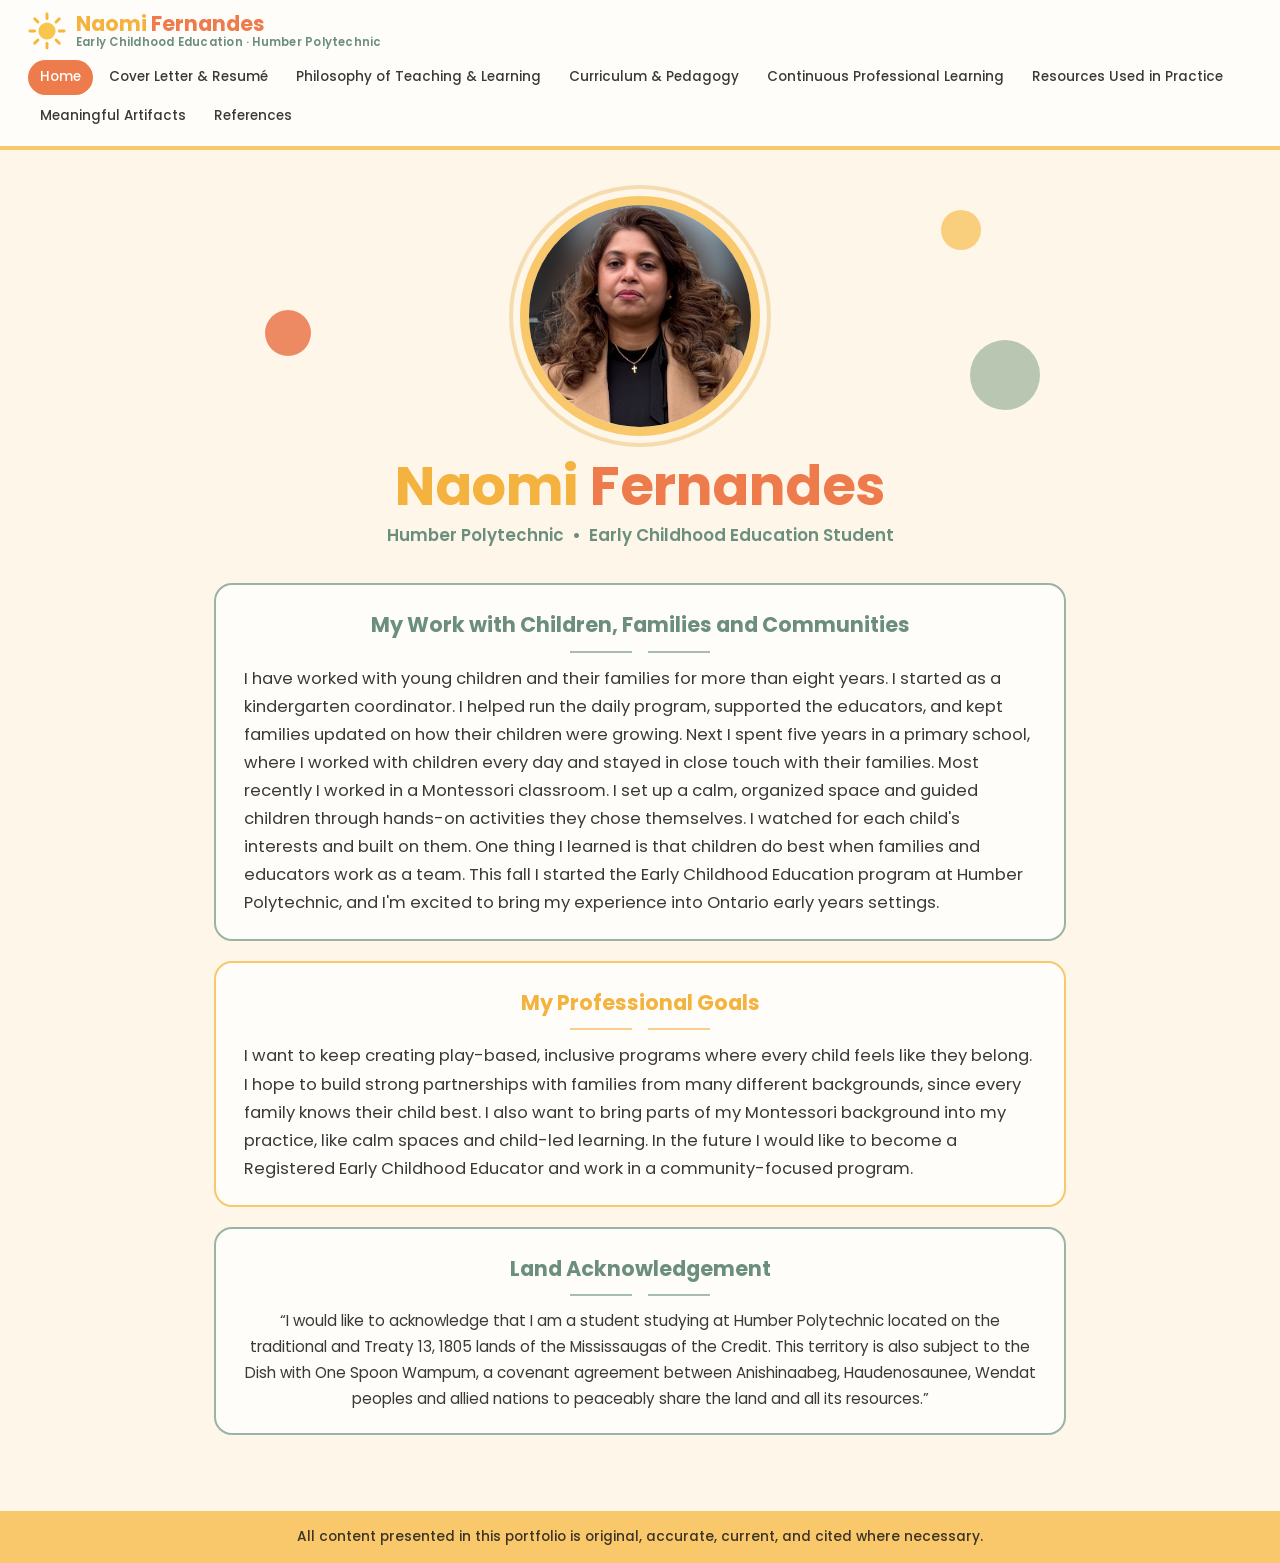
<file: index.html>
<!DOCTYPE html>
<html lang="en">
<head>
<meta charset="utf-8">
<meta name="viewport" content="width=device-width, initial-scale=1">
<title>Home | Naomi Fernandes ECE Portfolio</title>
<link rel="preconnect" href="https://fonts.googleapis.com">
<link rel="preconnect" href="https://fonts.gstatic.com" crossorigin>
<link href="https://fonts.googleapis.com/css2?family=Poppins:wght@400;500;600;700&display=swap" rel="stylesheet">
<link rel="stylesheet" href="style.css">
</head>
<body>
<header class="top">
  <a class="brand" href="index.html"><svg class="sun" viewBox="0 0 40 40" aria-hidden="true"><g stroke="#f6b63a" stroke-width="3" stroke-linecap="round"><line x1="20" y1="2" x2="20" y2="7"/><line x1="20" y1="33" x2="20" y2="38"/><line x1="2" y1="20" x2="7" y2="20"/><line x1="33" y1="20" x2="38" y2="20"/><line x1="7" y1="7" x2="10.5" y2="10.5"/><line x1="29.5" y1="29.5" x2="33" y2="33"/><line x1="33" y1="7" x2="29.5" y2="10.5"/><line x1="10.5" y1="29.5" x2="7" y2="33"/></g><circle cx="20" cy="20" r="9" fill="#f9c64d"/></svg><span class="bt"><b class="a">Naomi</b> <b class="b">Fernandes</b><small>Early Childhood Education · Humber Polytechnic</small></span></a>
  <nav><a href="index.html" class="on" aria-current="page">Home</a>
<a href="cover-letter-resume.html">Cover Letter &amp; Resumé</a>
<a href="philosophy.html">Philosophy of Teaching &amp; Learning</a>
<a href="curriculum-pedagogy.html">Curriculum &amp; Pedagogy</a>
<a href="professional-learning.html">Continuous Professional Learning</a>
<a href="resources.html">Resources Used in Practice</a>
<a href="artifacts.html">Meaningful Artifacts</a>
<a href="references.html">References</a></nav>
</header>
<main>
<section class="hero">
  <span class="deco d1"></span><span class="deco d2"></span><span class="deco d3"></span>
  <div class="photo"><img src="naomi.jpg" alt="Professional photo of Naomi Fernandes" onerror="this.parentNode.classList.add('empty')"><span>Add naomi.jpg</span></div>
  <h1><span class="a">Naomi</span> <span class="b">Fernandes</span></h1>
  <p class="sub">Humber Polytechnic &nbsp;•&nbsp; Early Childhood Education Student</p>
</section>
<section class="card sage">
  <h2>My Work with Children, Families and Communities</h2>
  <p>I have worked with young children and their families for more than eight years. I started as a kindergarten coordinator. I helped run the daily program, supported the educators, and kept families updated on how their children were growing. Next I spent five years in a primary school, where I worked with children every day and stayed in close touch with their families. Most recently I worked in a Montessori classroom. I set up a calm, organized space and guided children through hands-on activities they chose themselves. I watched for each child's interests and built on them. One thing I learned is that children do best when families and educators work as a team. This fall I started the Early Childhood Education program at Humber Polytechnic, and I'm excited to bring my experience into Ontario early years settings.</p>
</section>
<section class="card sunny">
  <h2>My Professional Goals</h2>
  <p>I want to keep creating play-based, inclusive programs where every child feels like they belong. I hope to build strong partnerships with families from many different backgrounds, since every family knows their child best. I also want to bring parts of my Montessori background into my practice, like calm spaces and child-led learning. In the future I would like to become a Registered Early Childhood Educator and work in a community-focused program.</p>
</section>
<section class="card sage land">
  <h2>Land Acknowledgement</h2>
  <p>“I would like to acknowledge that I am a student studying at Humber Polytechnic located on the traditional and Treaty 13, 1805 lands of the Mississaugas of the Credit. This territory is also subject to the Dish with One Spoon Wampum, a covenant agreement between Anishinaabeg, Haudenosaunee, Wendat peoples and allied nations to peaceably share the land and all its resources.”</p>
</section>
</main>
<footer>All content presented in this portfolio is original, accurate, current, and cited where necessary.</footer>
</body>
</html>
</file>
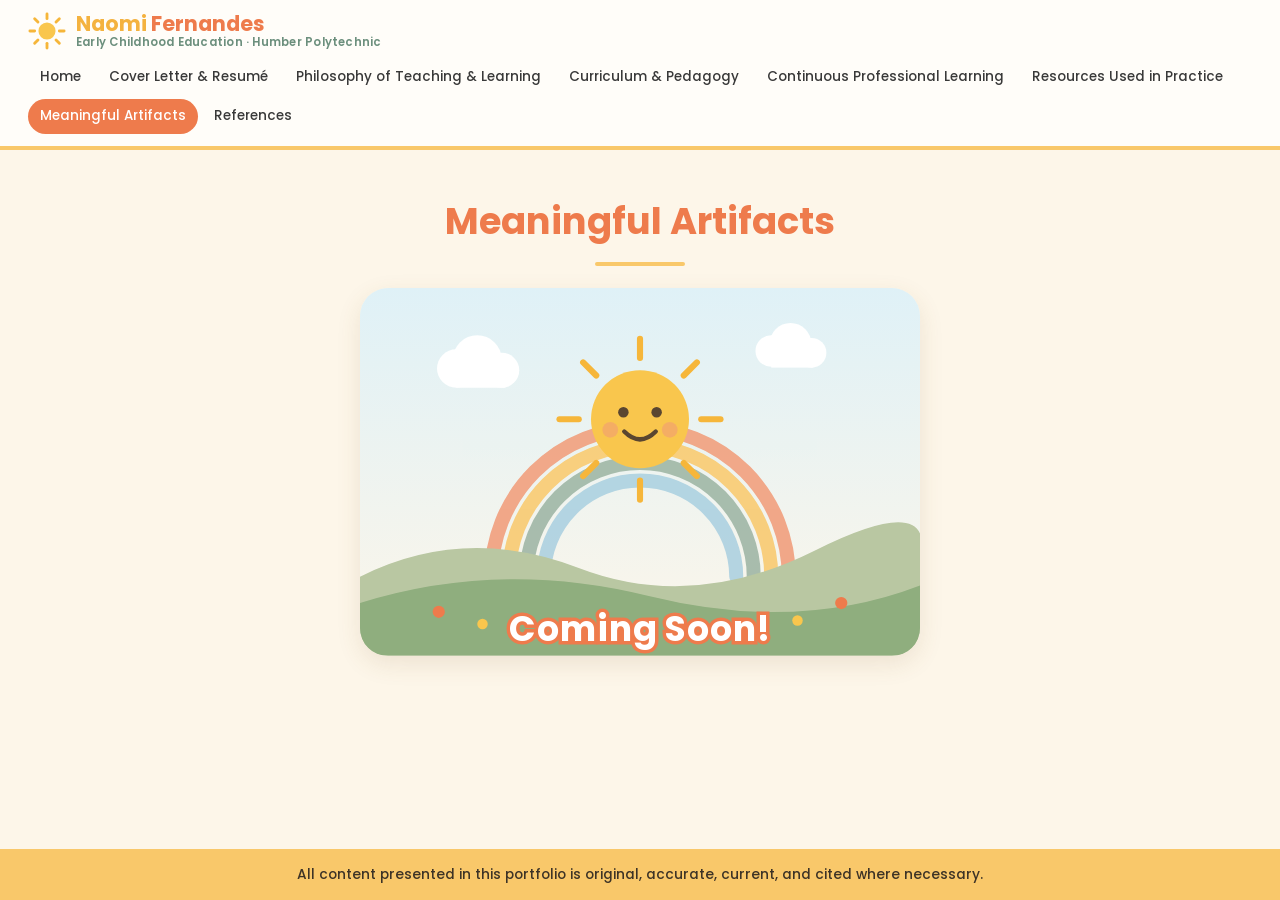
<file: artifacts.html>
<!DOCTYPE html>
<html lang="en">
<head>
<meta charset="utf-8">
<meta name="viewport" content="width=device-width, initial-scale=1">
<title>Meaningful Artifacts | Naomi Fernandes ECE Portfolio</title>
<link rel="preconnect" href="https://fonts.googleapis.com">
<link rel="preconnect" href="https://fonts.gstatic.com" crossorigin>
<link href="https://fonts.googleapis.com/css2?family=Poppins:wght@400;500;600;700&display=swap" rel="stylesheet">
<link rel="stylesheet" href="style.css">
</head>
<body>
<header class="top">
  <a class="brand" href="index.html"><svg class="sun" viewBox="0 0 40 40" aria-hidden="true"><g stroke="#f6b63a" stroke-width="3" stroke-linecap="round"><line x1="20" y1="2" x2="20" y2="7"/><line x1="20" y1="33" x2="20" y2="38"/><line x1="2" y1="20" x2="7" y2="20"/><line x1="33" y1="20" x2="38" y2="20"/><line x1="7" y1="7" x2="10.5" y2="10.5"/><line x1="29.5" y1="29.5" x2="33" y2="33"/><line x1="33" y1="7" x2="29.5" y2="10.5"/><line x1="10.5" y1="29.5" x2="7" y2="33"/></g><circle cx="20" cy="20" r="9" fill="#f9c64d"/></svg><span class="bt"><b class="a">Naomi</b> <b class="b">Fernandes</b><small>Early Childhood Education · Humber Polytechnic</small></span></a>
  <nav><a href="index.html">Home</a>
<a href="cover-letter-resume.html">Cover Letter &amp; Resumé</a>
<a href="philosophy.html">Philosophy of Teaching &amp; Learning</a>
<a href="curriculum-pedagogy.html">Curriculum &amp; Pedagogy</a>
<a href="professional-learning.html">Continuous Professional Learning</a>
<a href="resources.html">Resources Used in Practice</a>
<a href="artifacts.html" class="on" aria-current="page">Meaningful Artifacts</a>
<a href="references.html">References</a></nav>
</header>
<main>
<h1 class="pt">Meaningful Artifacts</h1>
<div class="soon"><svg viewBox="0 0 640 420" role="img" aria-label="A smiling sun over green hills with the words Coming Soon">
<defs><linearGradient id="sky" x1="0" y1="0" x2="0" y2="1"><stop offset="0" stop-color="#dff1f7"/><stop offset="1" stop-color="#fdf6e9"/></linearGradient></defs>
<rect x="0" y="0" width="640" height="420" rx="28" fill="url(#sky)"/>
<g fill="none" stroke-width="16" stroke-linecap="round" opacity=".85">
<path d="M150 330 A170 170 0 0 1 490 330" stroke="#f19a77"/><path d="M170 330 A150 150 0 0 1 470 330" stroke="#f9c86a"/>
<path d="M190 330 A130 130 0 0 1 450 330" stroke="#9bb3a2"/><path d="M210 330 A110 110 0 0 1 430 330" stroke="#a9cfe0"/></g>
<g transform="translate(320 150)">
<g stroke="#f6b63a" stroke-width="7" stroke-linecap="round">
<line x1="0" y1="-92" x2="0" y2="-70"/><line x1="0" y1="70" x2="0" y2="92"/><line x1="-92" y1="0" x2="-70" y2="0"/><line x1="70" y1="0" x2="92" y2="0"/>
<line x1="-65" y1="-65" x2="-50" y2="-50"/><line x1="50" y1="50" x2="65" y2="65"/><line x1="65" y1="-65" x2="50" y2="-50"/><line x1="-50" y1="50" x2="-65" y2="65"/></g>
<circle r="56" fill="#f9c64d"/>
<circle cx="-19" cy="-8" r="6" fill="#5a4630"/><circle cx="19" cy="-8" r="6" fill="#5a4630"/>
<circle cx="-34" cy="12" r="9" fill="#f19a77" opacity=".55"/><circle cx="34" cy="12" r="9" fill="#f19a77" opacity=".55"/>
<path d="M-18 14 Q0 32 18 14" stroke="#5a4630" stroke-width="5" fill="none" stroke-linecap="round"/></g>
<g fill="#fff"><g transform="translate(110 92)"><circle r="22"/><circle cx="24" cy="-10" r="28"/><circle cx="52" cy="2" r="20"/><rect x="0" y="0" width="56" height="22"/></g>
<g transform="translate(470 72)"><circle r="18"/><circle cx="22" cy="-8" r="24"/><circle cx="46" cy="2" r="17"/><rect x="0" y="0" width="48" height="19"/></g></g>
<path d="M0 330 Q120 270 250 320 T520 300 T640 312 V420 H0 Z" fill="#b9c7a2"/>
<path d="M0 360 Q160 310 330 352 T640 340 V420 H0 Z" fill="#8fae7e"/>
<g fill="#ee7b4c"><circle cx="90" cy="370" r="7"/><circle cx="550" cy="360" r="7"/></g><g fill="#f9c64d"><circle cx="140" cy="384" r="6"/><circle cx="500" cy="380" r="6"/></g>
<text x="320" y="403" text-anchor="middle" font-family="Poppins, sans-serif" font-weight="700" font-size="40" fill="#fff" stroke="#ee7b4c" stroke-width="8" paint-order="stroke" letter-spacing="1">Coming Soon!</text>
</svg></div>

</main>
<footer>All content presented in this portfolio is original, accurate, current, and cited where necessary.</footer>
</body>
</html>
</file>
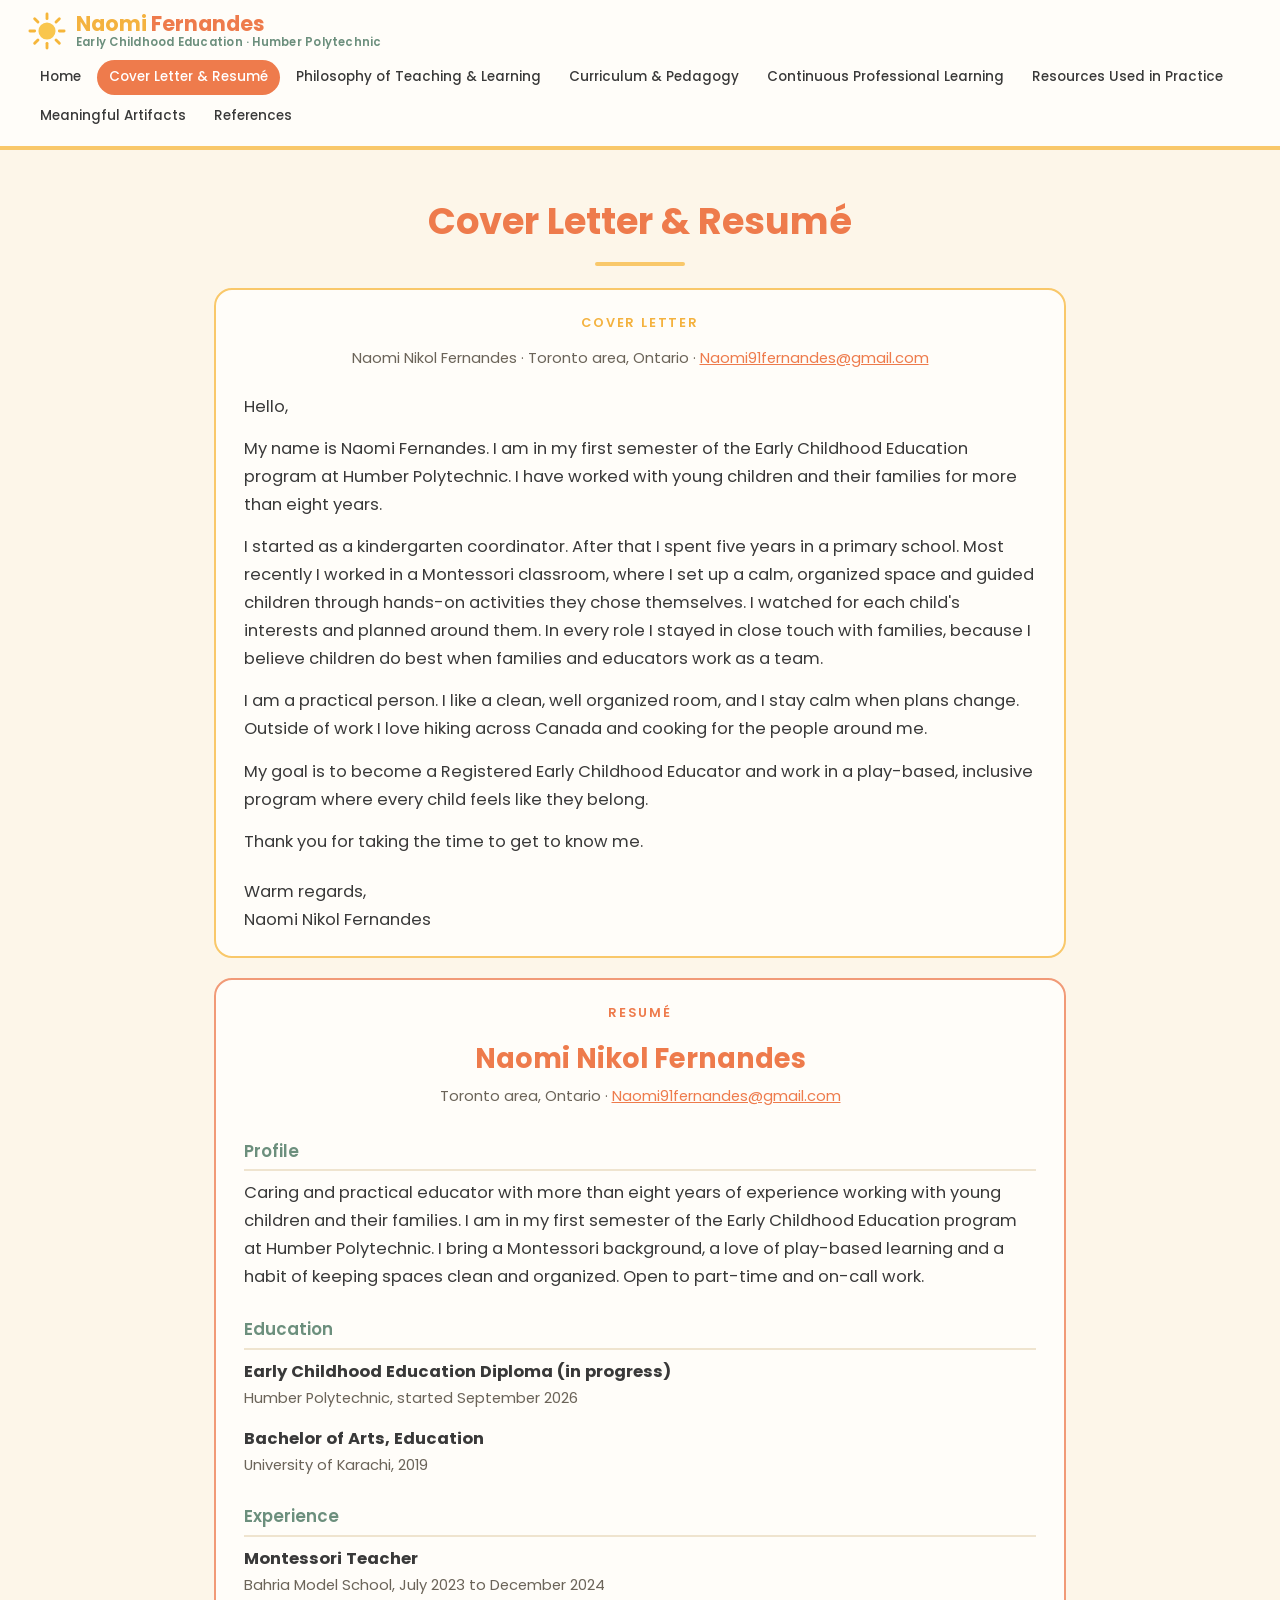
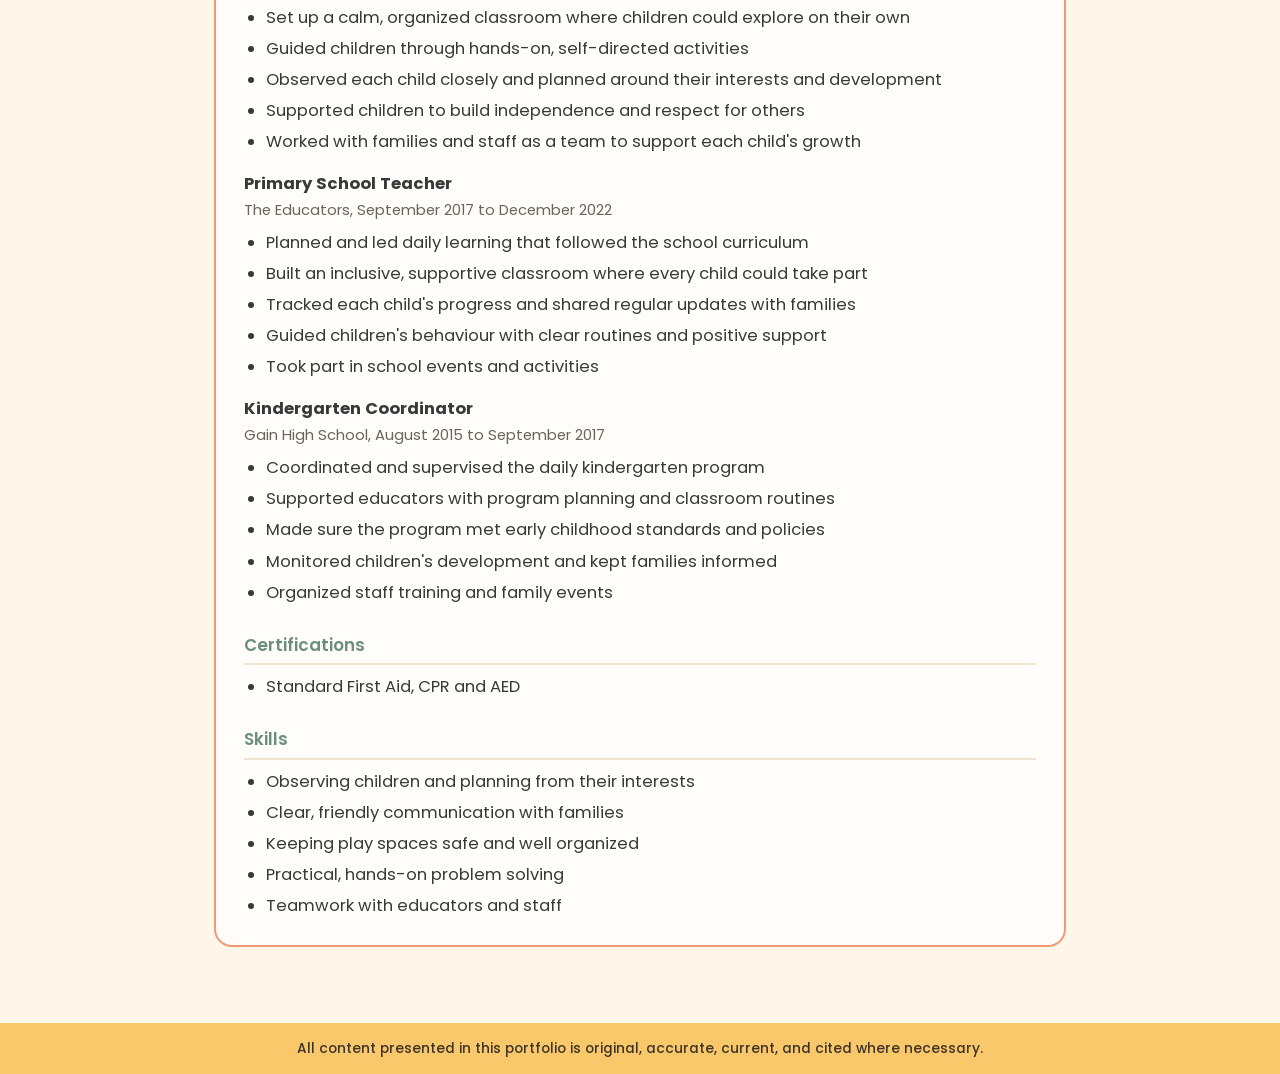
<file: cover-letter-resume.html>
<!DOCTYPE html>
<html lang="en">
<head>
<meta charset="utf-8">
<meta name="viewport" content="width=device-width, initial-scale=1">
<title>Cover Letter &amp; Resumé | Naomi Fernandes ECE Portfolio</title>
<link rel="preconnect" href="https://fonts.googleapis.com">
<link rel="preconnect" href="https://fonts.gstatic.com" crossorigin>
<link href="https://fonts.googleapis.com/css2?family=Poppins:wght@400;500;600;700&display=swap" rel="stylesheet">
<link rel="stylesheet" href="style.css">
</head>
<body>
<header class="top">
  <a class="brand" href="index.html"><svg class="sun" viewBox="0 0 40 40" aria-hidden="true"><g stroke="#f6b63a" stroke-width="3" stroke-linecap="round"><line x1="20" y1="2" x2="20" y2="7"/><line x1="20" y1="33" x2="20" y2="38"/><line x1="2" y1="20" x2="7" y2="20"/><line x1="33" y1="20" x2="38" y2="20"/><line x1="7" y1="7" x2="10.5" y2="10.5"/><line x1="29.5" y1="29.5" x2="33" y2="33"/><line x1="33" y1="7" x2="29.5" y2="10.5"/><line x1="10.5" y1="29.5" x2="7" y2="33"/></g><circle cx="20" cy="20" r="9" fill="#f9c64d"/></svg><span class="bt"><b class="a">Naomi</b> <b class="b">Fernandes</b><small>Early Childhood Education · Humber Polytechnic</small></span></a>
  <nav><a href="index.html">Home</a>
<a href="cover-letter-resume.html" class="on" aria-current="page">Cover Letter &amp; Resumé</a>
<a href="philosophy.html">Philosophy of Teaching &amp; Learning</a>
<a href="curriculum-pedagogy.html">Curriculum &amp; Pedagogy</a>
<a href="professional-learning.html">Continuous Professional Learning</a>
<a href="resources.html">Resources Used in Practice</a>
<a href="artifacts.html">Meaningful Artifacts</a>
<a href="references.html">References</a></nav>
</header>
<main>
<h1 class="pt">Cover Letter &amp; Resumé</h1>
<section class="card sunny resume letter">
  <h3 class="first">Cover Letter</h3>
  <p class="r-contact">Naomi Nikol Fernandes · Toronto area, Ontario · <a href="mailto:Naomi91fernandes@gmail.com">Naomi91fernandes@gmail.com</a></p>
  <p>Hello,</p>
  <p>My name is Naomi Fernandes. I am in my first semester of the Early Childhood Education program at Humber Polytechnic. I have worked with young children and their families for more than eight years.</p>
  <p>I started as a kindergarten coordinator. After that I spent five years in a primary school. Most recently I worked in a Montessori classroom, where I set up a calm, organized space and guided children through hands-on activities they chose themselves. I watched for each child's interests and planned around them. In every role I stayed in close touch with families, because I believe children do best when families and educators work as a team.</p>
  <p>I am a practical person. I like a clean, well organized room, and I stay calm when plans change. Outside of work I love hiking across Canada and cooking for the people around me.</p>
  <p>My goal is to become a Registered Early Childhood Educator and work in a play-based, inclusive program where every child feels like they belong.</p>
  <p>Thank you for taking the time to get to know me.</p>
  <p class="sign">Warm regards,<br>Naomi Nikol Fernandes</p>
</section>
<section class="card coral resume">
  <h3 class="first">Resumé</h3>
  <div class="r-head">
    <h2>Naomi Nikol Fernandes</h2>
    <p class="r-contact">Toronto area, Ontario · <a href="mailto:Naomi91fernandes@gmail.com">Naomi91fernandes@gmail.com</a></p>
  </div>
  <h3>Profile</h3>
  <p>Caring and practical educator with more than eight years of experience working with young children and their families. I am in my first semester of the Early Childhood Education program at Humber Polytechnic. I bring a Montessori background, a love of play-based learning and a habit of keeping spaces clean and organized. Open to part-time and on-call work.</p>
  <h3>Education</h3>
  <div class="r-item"><strong>Early Childhood Education Diploma (in progress)</strong><span>Humber Polytechnic, started September 2026</span></div>
  <div class="r-item"><strong>Bachelor of Arts, Education</strong><span>University of Karachi, 2019</span></div>
  <h3>Experience</h3>
  <div class="r-item"><strong>Montessori Teacher</strong><span>Bahria Model School, July 2023 to December 2024</span>
  <ul><li>Set up a calm, organized classroom where children could explore on their own</li><li>Guided children through hands-on, self-directed activities</li><li>Observed each child closely and planned around their interests and development</li><li>Supported children to build independence and respect for others</li><li>Worked with families and staff as a team to support each child's growth</li></ul></div>
  <div class="r-item"><strong>Primary School Teacher</strong><span>The Educators, September 2017 to December 2022</span>
  <ul><li>Planned and led daily learning that followed the school curriculum</li><li>Built an inclusive, supportive classroom where every child could take part</li><li>Tracked each child's progress and shared regular updates with families</li><li>Guided children's behaviour with clear routines and positive support</li><li>Took part in school events and activities</li></ul></div>
  <div class="r-item"><strong>Kindergarten Coordinator</strong><span>Gain High School, August 2015 to September 2017</span>
  <ul><li>Coordinated and supervised the daily kindergarten program</li><li>Supported educators with program planning and classroom routines</li><li>Made sure the program met early childhood standards and policies</li><li>Monitored children's development and kept families informed</li><li>Organized staff training and family events</li></ul></div>
  <h3>Certifications</h3>
  <ul><li>Standard First Aid, CPR and AED</li></ul>
  <h3>Skills</h3>
  <ul><li>Observing children and planning from their interests</li><li>Clear, friendly communication with families</li><li>Keeping play spaces safe and well organized</li><li>Practical, hands-on problem solving</li><li>Teamwork with educators and staff</li></ul>
</section>
</main>
<footer>All content presented in this portfolio is original, accurate, current, and cited where necessary.</footer>
</body>
</html>
</file>
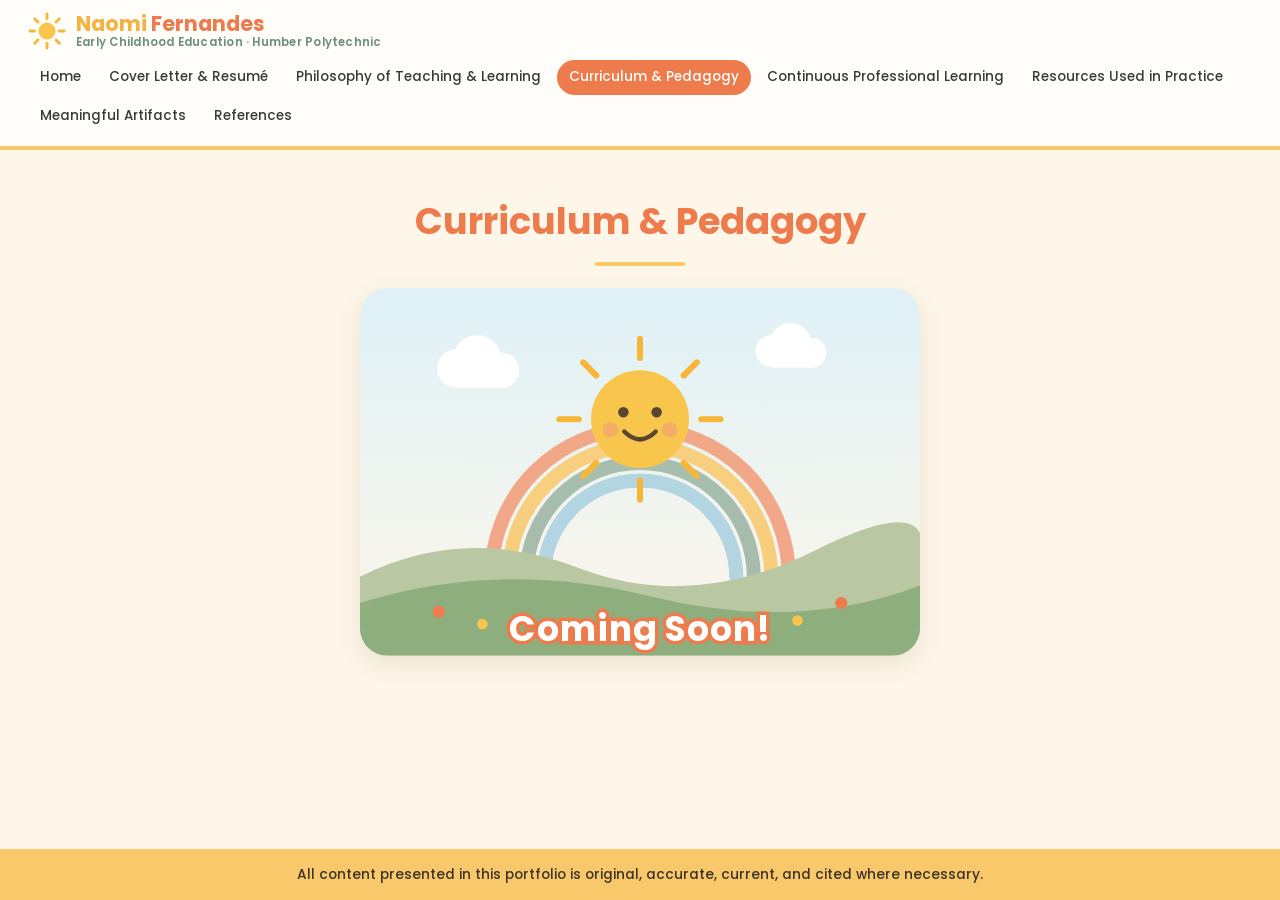
<file: curriculum-pedagogy.html>
<!DOCTYPE html>
<html lang="en">
<head>
<meta charset="utf-8">
<meta name="viewport" content="width=device-width, initial-scale=1">
<title>Curriculum &amp; Pedagogy | Naomi Fernandes ECE Portfolio</title>
<link rel="preconnect" href="https://fonts.googleapis.com">
<link rel="preconnect" href="https://fonts.gstatic.com" crossorigin>
<link href="https://fonts.googleapis.com/css2?family=Poppins:wght@400;500;600;700&display=swap" rel="stylesheet">
<link rel="stylesheet" href="style.css">
</head>
<body>
<header class="top">
  <a class="brand" href="index.html"><svg class="sun" viewBox="0 0 40 40" aria-hidden="true"><g stroke="#f6b63a" stroke-width="3" stroke-linecap="round"><line x1="20" y1="2" x2="20" y2="7"/><line x1="20" y1="33" x2="20" y2="38"/><line x1="2" y1="20" x2="7" y2="20"/><line x1="33" y1="20" x2="38" y2="20"/><line x1="7" y1="7" x2="10.5" y2="10.5"/><line x1="29.5" y1="29.5" x2="33" y2="33"/><line x1="33" y1="7" x2="29.5" y2="10.5"/><line x1="10.5" y1="29.5" x2="7" y2="33"/></g><circle cx="20" cy="20" r="9" fill="#f9c64d"/></svg><span class="bt"><b class="a">Naomi</b> <b class="b">Fernandes</b><small>Early Childhood Education · Humber Polytechnic</small></span></a>
  <nav><a href="index.html">Home</a>
<a href="cover-letter-resume.html">Cover Letter &amp; Resumé</a>
<a href="philosophy.html">Philosophy of Teaching &amp; Learning</a>
<a href="curriculum-pedagogy.html" class="on" aria-current="page">Curriculum &amp; Pedagogy</a>
<a href="professional-learning.html">Continuous Professional Learning</a>
<a href="resources.html">Resources Used in Practice</a>
<a href="artifacts.html">Meaningful Artifacts</a>
<a href="references.html">References</a></nav>
</header>
<main>
<h1 class="pt">Curriculum &amp; Pedagogy</h1>
<div class="soon"><svg viewBox="0 0 640 420" role="img" aria-label="A smiling sun over green hills with the words Coming Soon">
<defs><linearGradient id="sky" x1="0" y1="0" x2="0" y2="1"><stop offset="0" stop-color="#dff1f7"/><stop offset="1" stop-color="#fdf6e9"/></linearGradient></defs>
<rect x="0" y="0" width="640" height="420" rx="28" fill="url(#sky)"/>
<g fill="none" stroke-width="16" stroke-linecap="round" opacity=".85">
<path d="M150 330 A170 170 0 0 1 490 330" stroke="#f19a77"/><path d="M170 330 A150 150 0 0 1 470 330" stroke="#f9c86a"/>
<path d="M190 330 A130 130 0 0 1 450 330" stroke="#9bb3a2"/><path d="M210 330 A110 110 0 0 1 430 330" stroke="#a9cfe0"/></g>
<g transform="translate(320 150)">
<g stroke="#f6b63a" stroke-width="7" stroke-linecap="round">
<line x1="0" y1="-92" x2="0" y2="-70"/><line x1="0" y1="70" x2="0" y2="92"/><line x1="-92" y1="0" x2="-70" y2="0"/><line x1="70" y1="0" x2="92" y2="0"/>
<line x1="-65" y1="-65" x2="-50" y2="-50"/><line x1="50" y1="50" x2="65" y2="65"/><line x1="65" y1="-65" x2="50" y2="-50"/><line x1="-50" y1="50" x2="-65" y2="65"/></g>
<circle r="56" fill="#f9c64d"/>
<circle cx="-19" cy="-8" r="6" fill="#5a4630"/><circle cx="19" cy="-8" r="6" fill="#5a4630"/>
<circle cx="-34" cy="12" r="9" fill="#f19a77" opacity=".55"/><circle cx="34" cy="12" r="9" fill="#f19a77" opacity=".55"/>
<path d="M-18 14 Q0 32 18 14" stroke="#5a4630" stroke-width="5" fill="none" stroke-linecap="round"/></g>
<g fill="#fff"><g transform="translate(110 92)"><circle r="22"/><circle cx="24" cy="-10" r="28"/><circle cx="52" cy="2" r="20"/><rect x="0" y="0" width="56" height="22"/></g>
<g transform="translate(470 72)"><circle r="18"/><circle cx="22" cy="-8" r="24"/><circle cx="46" cy="2" r="17"/><rect x="0" y="0" width="48" height="19"/></g></g>
<path d="M0 330 Q120 270 250 320 T520 300 T640 312 V420 H0 Z" fill="#b9c7a2"/>
<path d="M0 360 Q160 310 330 352 T640 340 V420 H0 Z" fill="#8fae7e"/>
<g fill="#ee7b4c"><circle cx="90" cy="370" r="7"/><circle cx="550" cy="360" r="7"/></g><g fill="#f9c64d"><circle cx="140" cy="384" r="6"/><circle cx="500" cy="380" r="6"/></g>
<text x="320" y="403" text-anchor="middle" font-family="Poppins, sans-serif" font-weight="700" font-size="40" fill="#fff" stroke="#ee7b4c" stroke-width="8" paint-order="stroke" letter-spacing="1">Coming Soon!</text>
</svg></div>

</main>
<footer>All content presented in this portfolio is original, accurate, current, and cited where necessary.</footer>
</body>
</html>
</file>
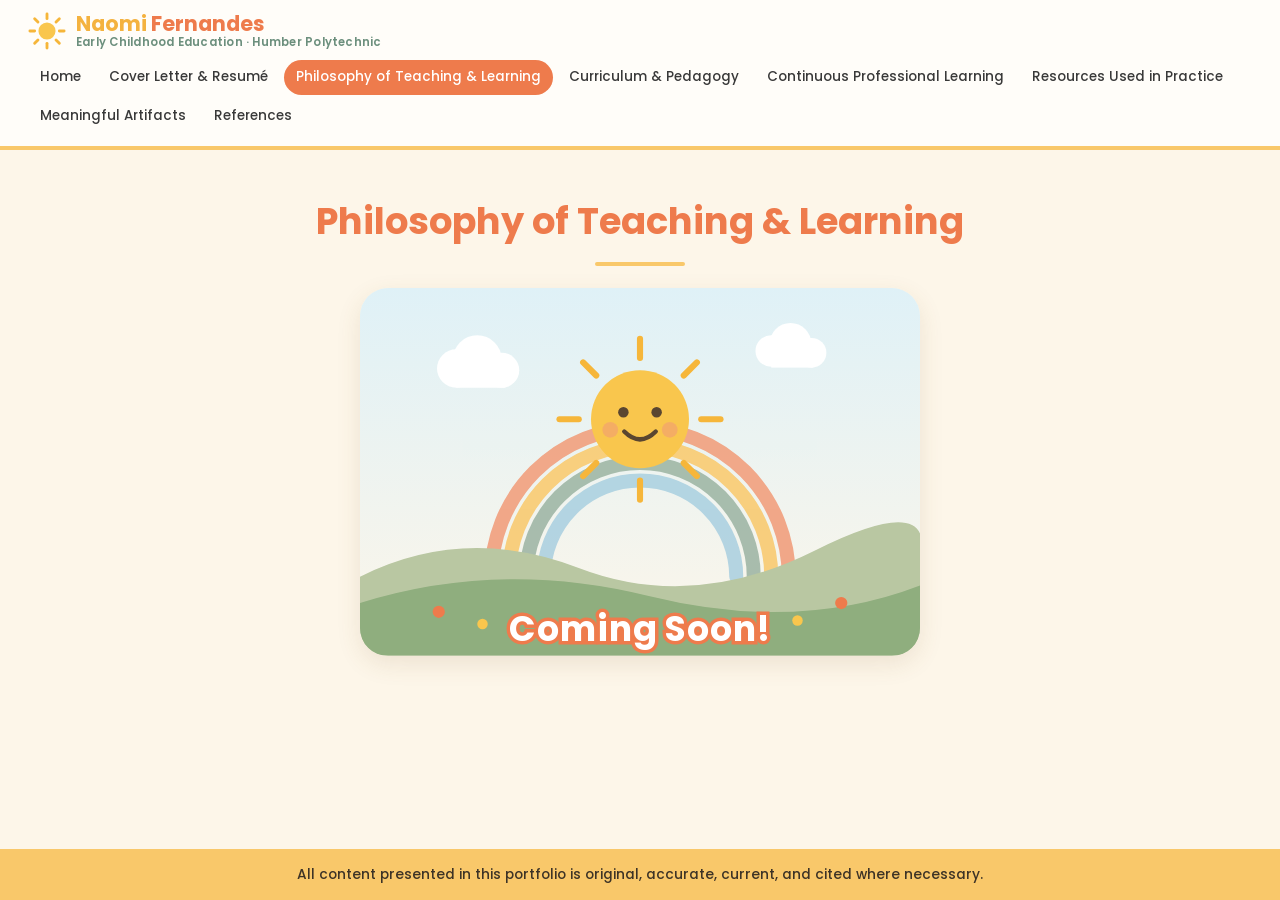
<file: philosophy.html>
<!DOCTYPE html>
<html lang="en">
<head>
<meta charset="utf-8">
<meta name="viewport" content="width=device-width, initial-scale=1">
<title>Philosophy of Teaching &amp; Learning | Naomi Fernandes ECE Portfolio</title>
<link rel="preconnect" href="https://fonts.googleapis.com">
<link rel="preconnect" href="https://fonts.gstatic.com" crossorigin>
<link href="https://fonts.googleapis.com/css2?family=Poppins:wght@400;500;600;700&display=swap" rel="stylesheet">
<link rel="stylesheet" href="style.css">
</head>
<body>
<header class="top">
  <a class="brand" href="index.html"><svg class="sun" viewBox="0 0 40 40" aria-hidden="true"><g stroke="#f6b63a" stroke-width="3" stroke-linecap="round"><line x1="20" y1="2" x2="20" y2="7"/><line x1="20" y1="33" x2="20" y2="38"/><line x1="2" y1="20" x2="7" y2="20"/><line x1="33" y1="20" x2="38" y2="20"/><line x1="7" y1="7" x2="10.5" y2="10.5"/><line x1="29.5" y1="29.5" x2="33" y2="33"/><line x1="33" y1="7" x2="29.5" y2="10.5"/><line x1="10.5" y1="29.5" x2="7" y2="33"/></g><circle cx="20" cy="20" r="9" fill="#f9c64d"/></svg><span class="bt"><b class="a">Naomi</b> <b class="b">Fernandes</b><small>Early Childhood Education · Humber Polytechnic</small></span></a>
  <nav><a href="index.html">Home</a>
<a href="cover-letter-resume.html">Cover Letter &amp; Resumé</a>
<a href="philosophy.html" class="on" aria-current="page">Philosophy of Teaching &amp; Learning</a>
<a href="curriculum-pedagogy.html">Curriculum &amp; Pedagogy</a>
<a href="professional-learning.html">Continuous Professional Learning</a>
<a href="resources.html">Resources Used in Practice</a>
<a href="artifacts.html">Meaningful Artifacts</a>
<a href="references.html">References</a></nav>
</header>
<main>
<h1 class="pt">Philosophy of Teaching &amp; Learning</h1>
<div class="soon"><svg viewBox="0 0 640 420" role="img" aria-label="A smiling sun over green hills with the words Coming Soon">
<defs><linearGradient id="sky" x1="0" y1="0" x2="0" y2="1"><stop offset="0" stop-color="#dff1f7"/><stop offset="1" stop-color="#fdf6e9"/></linearGradient></defs>
<rect x="0" y="0" width="640" height="420" rx="28" fill="url(#sky)"/>
<g fill="none" stroke-width="16" stroke-linecap="round" opacity=".85">
<path d="M150 330 A170 170 0 0 1 490 330" stroke="#f19a77"/><path d="M170 330 A150 150 0 0 1 470 330" stroke="#f9c86a"/>
<path d="M190 330 A130 130 0 0 1 450 330" stroke="#9bb3a2"/><path d="M210 330 A110 110 0 0 1 430 330" stroke="#a9cfe0"/></g>
<g transform="translate(320 150)">
<g stroke="#f6b63a" stroke-width="7" stroke-linecap="round">
<line x1="0" y1="-92" x2="0" y2="-70"/><line x1="0" y1="70" x2="0" y2="92"/><line x1="-92" y1="0" x2="-70" y2="0"/><line x1="70" y1="0" x2="92" y2="0"/>
<line x1="-65" y1="-65" x2="-50" y2="-50"/><line x1="50" y1="50" x2="65" y2="65"/><line x1="65" y1="-65" x2="50" y2="-50"/><line x1="-50" y1="50" x2="-65" y2="65"/></g>
<circle r="56" fill="#f9c64d"/>
<circle cx="-19" cy="-8" r="6" fill="#5a4630"/><circle cx="19" cy="-8" r="6" fill="#5a4630"/>
<circle cx="-34" cy="12" r="9" fill="#f19a77" opacity=".55"/><circle cx="34" cy="12" r="9" fill="#f19a77" opacity=".55"/>
<path d="M-18 14 Q0 32 18 14" stroke="#5a4630" stroke-width="5" fill="none" stroke-linecap="round"/></g>
<g fill="#fff"><g transform="translate(110 92)"><circle r="22"/><circle cx="24" cy="-10" r="28"/><circle cx="52" cy="2" r="20"/><rect x="0" y="0" width="56" height="22"/></g>
<g transform="translate(470 72)"><circle r="18"/><circle cx="22" cy="-8" r="24"/><circle cx="46" cy="2" r="17"/><rect x="0" y="0" width="48" height="19"/></g></g>
<path d="M0 330 Q120 270 250 320 T520 300 T640 312 V420 H0 Z" fill="#b9c7a2"/>
<path d="M0 360 Q160 310 330 352 T640 340 V420 H0 Z" fill="#8fae7e"/>
<g fill="#ee7b4c"><circle cx="90" cy="370" r="7"/><circle cx="550" cy="360" r="7"/></g><g fill="#f9c64d"><circle cx="140" cy="384" r="6"/><circle cx="500" cy="380" r="6"/></g>
<text x="320" y="403" text-anchor="middle" font-family="Poppins, sans-serif" font-weight="700" font-size="40" fill="#fff" stroke="#ee7b4c" stroke-width="8" paint-order="stroke" letter-spacing="1">Coming Soon!</text>
</svg></div>

</main>
<footer>All content presented in this portfolio is original, accurate, current, and cited where necessary.</footer>
</body>
</html>
</file>
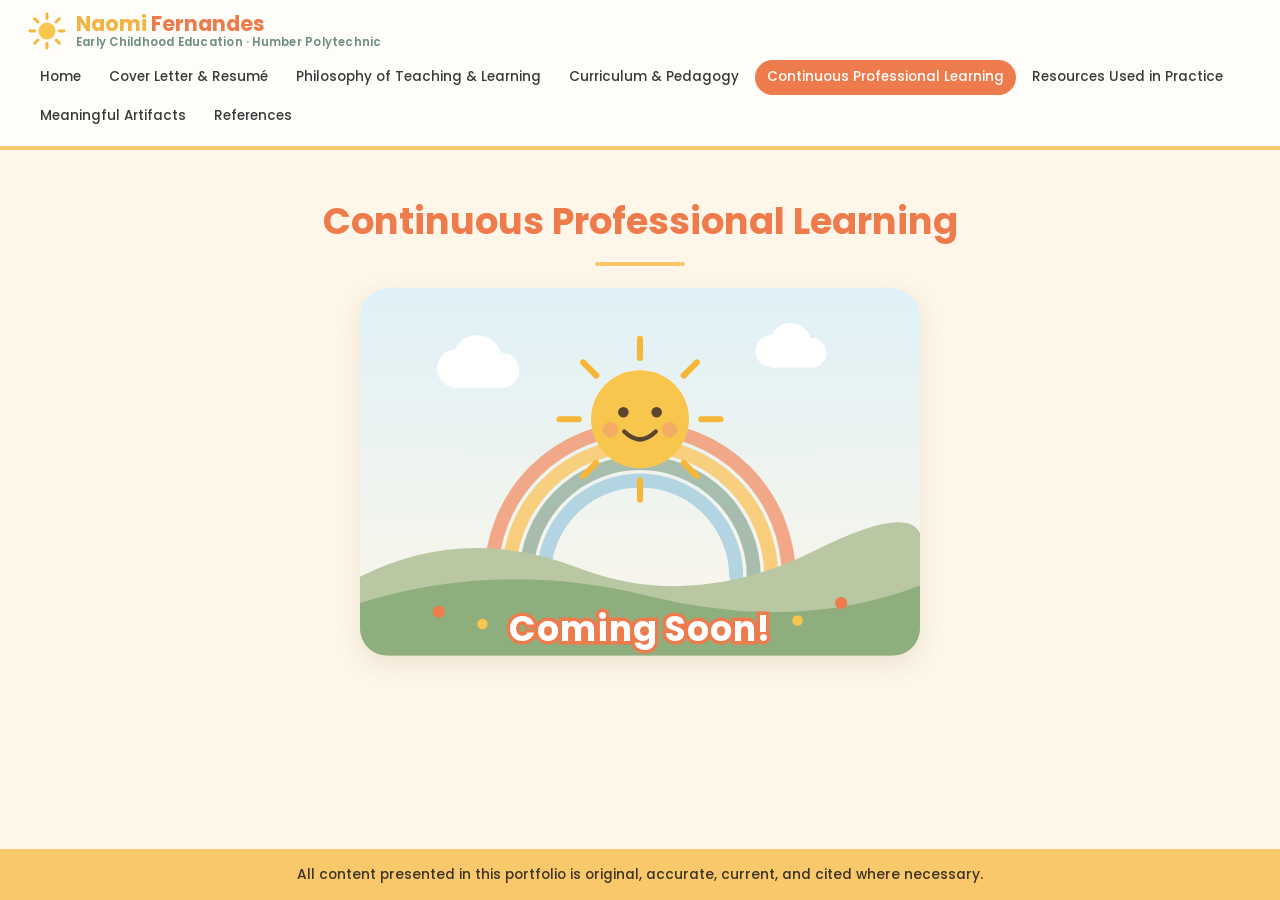
<file: professional-learning.html>
<!DOCTYPE html>
<html lang="en">
<head>
<meta charset="utf-8">
<meta name="viewport" content="width=device-width, initial-scale=1">
<title>Continuous Professional Learning | Naomi Fernandes ECE Portfolio</title>
<link rel="preconnect" href="https://fonts.googleapis.com">
<link rel="preconnect" href="https://fonts.gstatic.com" crossorigin>
<link href="https://fonts.googleapis.com/css2?family=Poppins:wght@400;500;600;700&display=swap" rel="stylesheet">
<link rel="stylesheet" href="style.css">
</head>
<body>
<header class="top">
  <a class="brand" href="index.html"><svg class="sun" viewBox="0 0 40 40" aria-hidden="true"><g stroke="#f6b63a" stroke-width="3" stroke-linecap="round"><line x1="20" y1="2" x2="20" y2="7"/><line x1="20" y1="33" x2="20" y2="38"/><line x1="2" y1="20" x2="7" y2="20"/><line x1="33" y1="20" x2="38" y2="20"/><line x1="7" y1="7" x2="10.5" y2="10.5"/><line x1="29.5" y1="29.5" x2="33" y2="33"/><line x1="33" y1="7" x2="29.5" y2="10.5"/><line x1="10.5" y1="29.5" x2="7" y2="33"/></g><circle cx="20" cy="20" r="9" fill="#f9c64d"/></svg><span class="bt"><b class="a">Naomi</b> <b class="b">Fernandes</b><small>Early Childhood Education · Humber Polytechnic</small></span></a>
  <nav><a href="index.html">Home</a>
<a href="cover-letter-resume.html">Cover Letter &amp; Resumé</a>
<a href="philosophy.html">Philosophy of Teaching &amp; Learning</a>
<a href="curriculum-pedagogy.html">Curriculum &amp; Pedagogy</a>
<a href="professional-learning.html" class="on" aria-current="page">Continuous Professional Learning</a>
<a href="resources.html">Resources Used in Practice</a>
<a href="artifacts.html">Meaningful Artifacts</a>
<a href="references.html">References</a></nav>
</header>
<main>
<h1 class="pt">Continuous Professional Learning</h1>
<div class="soon"><svg viewBox="0 0 640 420" role="img" aria-label="A smiling sun over green hills with the words Coming Soon">
<defs><linearGradient id="sky" x1="0" y1="0" x2="0" y2="1"><stop offset="0" stop-color="#dff1f7"/><stop offset="1" stop-color="#fdf6e9"/></linearGradient></defs>
<rect x="0" y="0" width="640" height="420" rx="28" fill="url(#sky)"/>
<g fill="none" stroke-width="16" stroke-linecap="round" opacity=".85">
<path d="M150 330 A170 170 0 0 1 490 330" stroke="#f19a77"/><path d="M170 330 A150 150 0 0 1 470 330" stroke="#f9c86a"/>
<path d="M190 330 A130 130 0 0 1 450 330" stroke="#9bb3a2"/><path d="M210 330 A110 110 0 0 1 430 330" stroke="#a9cfe0"/></g>
<g transform="translate(320 150)">
<g stroke="#f6b63a" stroke-width="7" stroke-linecap="round">
<line x1="0" y1="-92" x2="0" y2="-70"/><line x1="0" y1="70" x2="0" y2="92"/><line x1="-92" y1="0" x2="-70" y2="0"/><line x1="70" y1="0" x2="92" y2="0"/>
<line x1="-65" y1="-65" x2="-50" y2="-50"/><line x1="50" y1="50" x2="65" y2="65"/><line x1="65" y1="-65" x2="50" y2="-50"/><line x1="-50" y1="50" x2="-65" y2="65"/></g>
<circle r="56" fill="#f9c64d"/>
<circle cx="-19" cy="-8" r="6" fill="#5a4630"/><circle cx="19" cy="-8" r="6" fill="#5a4630"/>
<circle cx="-34" cy="12" r="9" fill="#f19a77" opacity=".55"/><circle cx="34" cy="12" r="9" fill="#f19a77" opacity=".55"/>
<path d="M-18 14 Q0 32 18 14" stroke="#5a4630" stroke-width="5" fill="none" stroke-linecap="round"/></g>
<g fill="#fff"><g transform="translate(110 92)"><circle r="22"/><circle cx="24" cy="-10" r="28"/><circle cx="52" cy="2" r="20"/><rect x="0" y="0" width="56" height="22"/></g>
<g transform="translate(470 72)"><circle r="18"/><circle cx="22" cy="-8" r="24"/><circle cx="46" cy="2" r="17"/><rect x="0" y="0" width="48" height="19"/></g></g>
<path d="M0 330 Q120 270 250 320 T520 300 T640 312 V420 H0 Z" fill="#b9c7a2"/>
<path d="M0 360 Q160 310 330 352 T640 340 V420 H0 Z" fill="#8fae7e"/>
<g fill="#ee7b4c"><circle cx="90" cy="370" r="7"/><circle cx="550" cy="360" r="7"/></g><g fill="#f9c64d"><circle cx="140" cy="384" r="6"/><circle cx="500" cy="380" r="6"/></g>
<text x="320" y="403" text-anchor="middle" font-family="Poppins, sans-serif" font-weight="700" font-size="40" fill="#fff" stroke="#ee7b4c" stroke-width="8" paint-order="stroke" letter-spacing="1">Coming Soon!</text>
</svg></div>

</main>
<footer>All content presented in this portfolio is original, accurate, current, and cited where necessary.</footer>
</body>
</html>
</file>
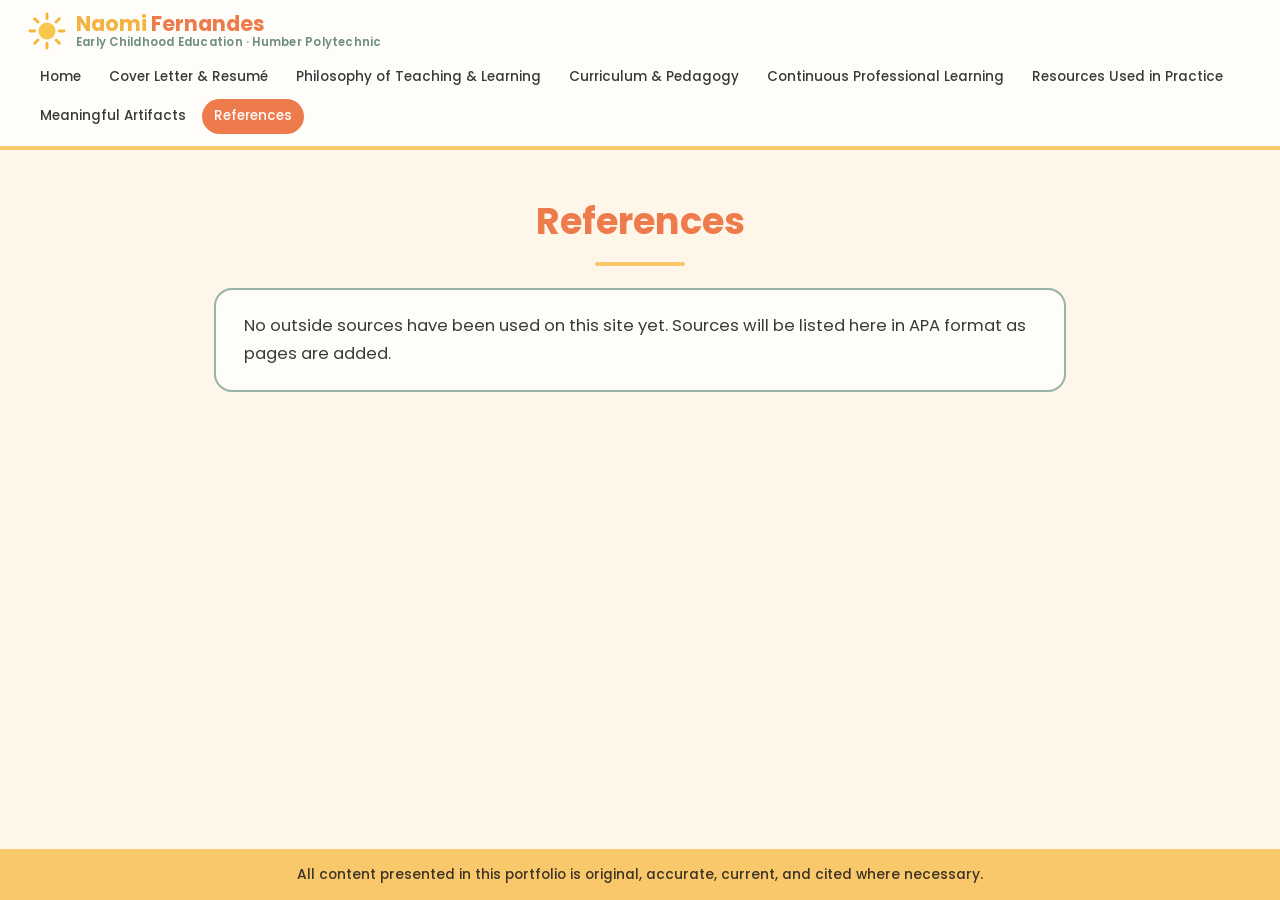
<file: references.html>
<!DOCTYPE html>
<html lang="en">
<head>
<meta charset="utf-8">
<meta name="viewport" content="width=device-width, initial-scale=1">
<title>References | Naomi Fernandes ECE Portfolio</title>
<link rel="preconnect" href="https://fonts.googleapis.com">
<link rel="preconnect" href="https://fonts.gstatic.com" crossorigin>
<link href="https://fonts.googleapis.com/css2?family=Poppins:wght@400;500;600;700&display=swap" rel="stylesheet">
<link rel="stylesheet" href="style.css">
</head>
<body>
<header class="top">
  <a class="brand" href="index.html"><svg class="sun" viewBox="0 0 40 40" aria-hidden="true"><g stroke="#f6b63a" stroke-width="3" stroke-linecap="round"><line x1="20" y1="2" x2="20" y2="7"/><line x1="20" y1="33" x2="20" y2="38"/><line x1="2" y1="20" x2="7" y2="20"/><line x1="33" y1="20" x2="38" y2="20"/><line x1="7" y1="7" x2="10.5" y2="10.5"/><line x1="29.5" y1="29.5" x2="33" y2="33"/><line x1="33" y1="7" x2="29.5" y2="10.5"/><line x1="10.5" y1="29.5" x2="7" y2="33"/></g><circle cx="20" cy="20" r="9" fill="#f9c64d"/></svg><span class="bt"><b class="a">Naomi</b> <b class="b">Fernandes</b><small>Early Childhood Education · Humber Polytechnic</small></span></a>
  <nav><a href="index.html">Home</a>
<a href="cover-letter-resume.html">Cover Letter &amp; Resumé</a>
<a href="philosophy.html">Philosophy of Teaching &amp; Learning</a>
<a href="curriculum-pedagogy.html">Curriculum &amp; Pedagogy</a>
<a href="professional-learning.html">Continuous Professional Learning</a>
<a href="resources.html">Resources Used in Practice</a>
<a href="artifacts.html">Meaningful Artifacts</a>
<a href="references.html" class="on" aria-current="page">References</a></nav>
</header>
<main>
<h1 class="pt">References</h1>
<section class="card"><p>No outside sources have been used on this site yet. Sources will be listed here in APA format as pages are added.</p></section>
</main>
<footer>All content presented in this portfolio is original, accurate, current, and cited where necessary.</footer>
</body>
</html>
</file>
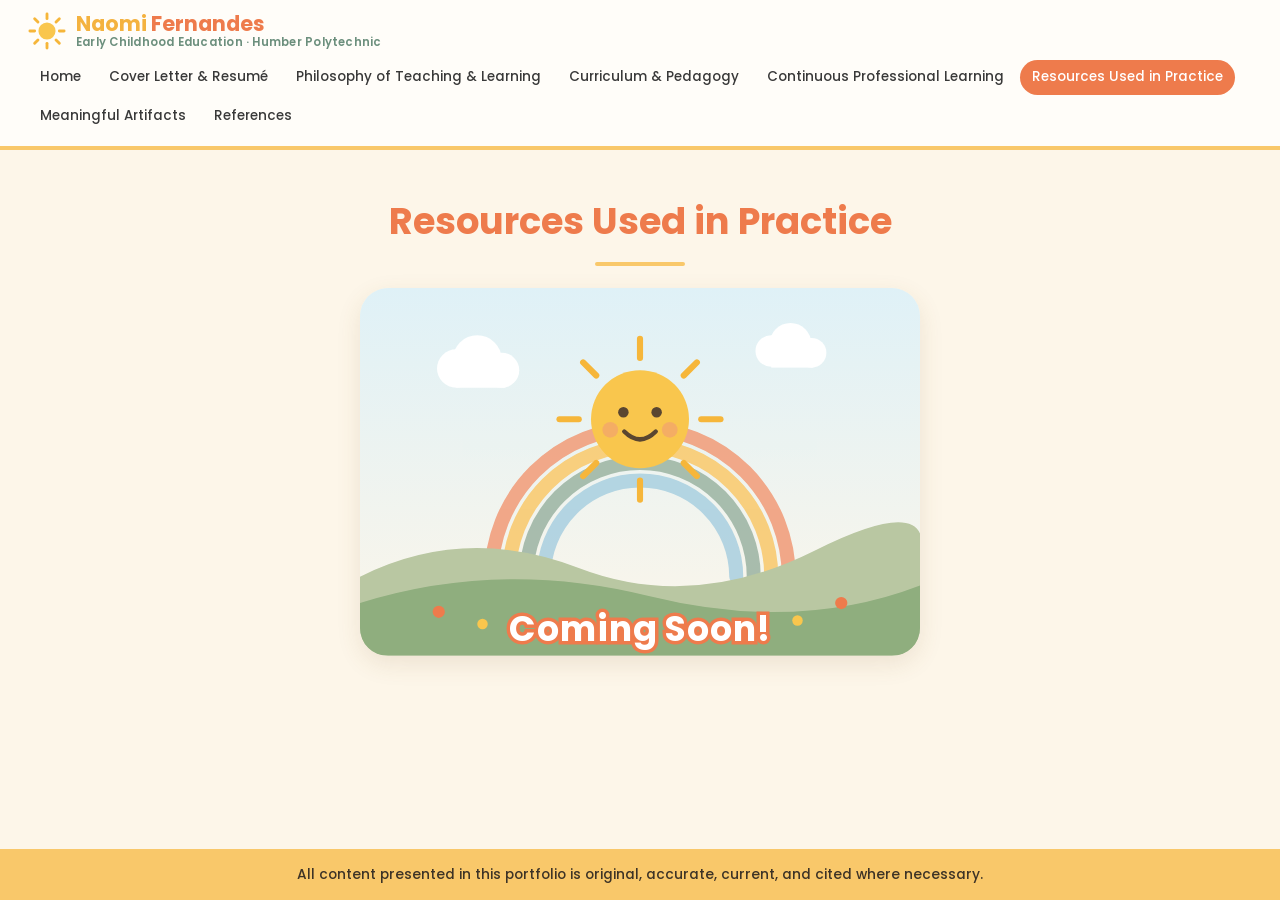
<file: resources.html>
<!DOCTYPE html>
<html lang="en">
<head>
<meta charset="utf-8">
<meta name="viewport" content="width=device-width, initial-scale=1">
<title>Resources Used in Practice | Naomi Fernandes ECE Portfolio</title>
<link rel="preconnect" href="https://fonts.googleapis.com">
<link rel="preconnect" href="https://fonts.gstatic.com" crossorigin>
<link href="https://fonts.googleapis.com/css2?family=Poppins:wght@400;500;600;700&display=swap" rel="stylesheet">
<link rel="stylesheet" href="style.css">
</head>
<body>
<header class="top">
  <a class="brand" href="index.html"><svg class="sun" viewBox="0 0 40 40" aria-hidden="true"><g stroke="#f6b63a" stroke-width="3" stroke-linecap="round"><line x1="20" y1="2" x2="20" y2="7"/><line x1="20" y1="33" x2="20" y2="38"/><line x1="2" y1="20" x2="7" y2="20"/><line x1="33" y1="20" x2="38" y2="20"/><line x1="7" y1="7" x2="10.5" y2="10.5"/><line x1="29.5" y1="29.5" x2="33" y2="33"/><line x1="33" y1="7" x2="29.5" y2="10.5"/><line x1="10.5" y1="29.5" x2="7" y2="33"/></g><circle cx="20" cy="20" r="9" fill="#f9c64d"/></svg><span class="bt"><b class="a">Naomi</b> <b class="b">Fernandes</b><small>Early Childhood Education · Humber Polytechnic</small></span></a>
  <nav><a href="index.html">Home</a>
<a href="cover-letter-resume.html">Cover Letter &amp; Resumé</a>
<a href="philosophy.html">Philosophy of Teaching &amp; Learning</a>
<a href="curriculum-pedagogy.html">Curriculum &amp; Pedagogy</a>
<a href="professional-learning.html">Continuous Professional Learning</a>
<a href="resources.html" class="on" aria-current="page">Resources Used in Practice</a>
<a href="artifacts.html">Meaningful Artifacts</a>
<a href="references.html">References</a></nav>
</header>
<main>
<h1 class="pt">Resources Used in Practice</h1>
<div class="soon"><svg viewBox="0 0 640 420" role="img" aria-label="A smiling sun over green hills with the words Coming Soon">
<defs><linearGradient id="sky" x1="0" y1="0" x2="0" y2="1"><stop offset="0" stop-color="#dff1f7"/><stop offset="1" stop-color="#fdf6e9"/></linearGradient></defs>
<rect x="0" y="0" width="640" height="420" rx="28" fill="url(#sky)"/>
<g fill="none" stroke-width="16" stroke-linecap="round" opacity=".85">
<path d="M150 330 A170 170 0 0 1 490 330" stroke="#f19a77"/><path d="M170 330 A150 150 0 0 1 470 330" stroke="#f9c86a"/>
<path d="M190 330 A130 130 0 0 1 450 330" stroke="#9bb3a2"/><path d="M210 330 A110 110 0 0 1 430 330" stroke="#a9cfe0"/></g>
<g transform="translate(320 150)">
<g stroke="#f6b63a" stroke-width="7" stroke-linecap="round">
<line x1="0" y1="-92" x2="0" y2="-70"/><line x1="0" y1="70" x2="0" y2="92"/><line x1="-92" y1="0" x2="-70" y2="0"/><line x1="70" y1="0" x2="92" y2="0"/>
<line x1="-65" y1="-65" x2="-50" y2="-50"/><line x1="50" y1="50" x2="65" y2="65"/><line x1="65" y1="-65" x2="50" y2="-50"/><line x1="-50" y1="50" x2="-65" y2="65"/></g>
<circle r="56" fill="#f9c64d"/>
<circle cx="-19" cy="-8" r="6" fill="#5a4630"/><circle cx="19" cy="-8" r="6" fill="#5a4630"/>
<circle cx="-34" cy="12" r="9" fill="#f19a77" opacity=".55"/><circle cx="34" cy="12" r="9" fill="#f19a77" opacity=".55"/>
<path d="M-18 14 Q0 32 18 14" stroke="#5a4630" stroke-width="5" fill="none" stroke-linecap="round"/></g>
<g fill="#fff"><g transform="translate(110 92)"><circle r="22"/><circle cx="24" cy="-10" r="28"/><circle cx="52" cy="2" r="20"/><rect x="0" y="0" width="56" height="22"/></g>
<g transform="translate(470 72)"><circle r="18"/><circle cx="22" cy="-8" r="24"/><circle cx="46" cy="2" r="17"/><rect x="0" y="0" width="48" height="19"/></g></g>
<path d="M0 330 Q120 270 250 320 T520 300 T640 312 V420 H0 Z" fill="#b9c7a2"/>
<path d="M0 360 Q160 310 330 352 T640 340 V420 H0 Z" fill="#8fae7e"/>
<g fill="#ee7b4c"><circle cx="90" cy="370" r="7"/><circle cx="550" cy="360" r="7"/></g><g fill="#f9c64d"><circle cx="140" cy="384" r="6"/><circle cx="500" cy="380" r="6"/></g>
<text x="320" y="403" text-anchor="middle" font-family="Poppins, sans-serif" font-weight="700" font-size="40" fill="#fff" stroke="#ee7b4c" stroke-width="8" paint-order="stroke" letter-spacing="1">Coming Soon!</text>
</svg></div>

</main>
<footer>All content presented in this portfolio is original, accurate, current, and cited where necessary.</footer>
</body>
</html>
</file>
<file: style.css>
:root{--cream:#fdf6e9;--card:#fffdf9;--ink:#393939;--muted:#6b6459;--sun:#f4b23f;--sun-l:#f9c86a;--coral:#ee7b4c;--coral-l:#f19a77;--sage:#6c8f7d;--sage-l:#9bb3a2;--line:#efe4cf}
*{box-sizing:border-box}
body{margin:0;background:var(--cream);color:var(--ink);font:16.5px/1.7 Poppins,"Segoe UI",system-ui,sans-serif;display:flex;flex-direction:column;min-height:100vh}
h1,h2,h3{font-family:Poppins,"Segoe UI",sans-serif}
.top{background:var(--card);border-bottom:4px solid var(--sun-l);padding:12px 28px;display:flex;flex-wrap:wrap;gap:10px 28px;align-items:center;justify-content:space-between}
.brand{display:flex;align-items:center;gap:10px;text-decoration:none}
.brand .sun{width:38px;height:38px;flex:none}
.bt{line-height:1.15}.bt b{font-size:1.3rem;font-weight:700}.bt .a{color:var(--sun)}.bt .b{color:var(--coral)}
.bt small{display:block;font-size:.72rem;color:var(--sage);font-weight:600;letter-spacing:.02em}
nav{display:flex;flex-wrap:wrap;gap:4px}
nav a{color:var(--ink);text-decoration:none;font-size:.84rem;font-weight:500;padding:6px 12px;border-radius:999px}
nav a:hover{background:#fbeed3}
nav a.on{background:var(--coral);color:#fff}
main{flex:1;width:100%;max-width:900px;margin:0 auto;padding:40px 24px 56px}
.hero{position:relative;text-align:center;margin-bottom:34px;padding-top:6px}
.photo{width:240px;height:240px;margin:0 auto;border-radius:50%;overflow:hidden;border:9px solid var(--sun-l);box-shadow:0 0 0 7px var(--cream),0 0 0 11px #f4dcae;background:var(--card);position:relative}
.photo img{width:100%;height:100%;object-fit:cover;object-position:50% 18%;display:block}
.photo span{display:none}.photo.empty img{display:none}
.photo.empty span{display:flex;height:100%;align-items:center;justify-content:center;color:var(--muted);font-size:.9rem}
.deco{position:absolute;border-radius:50%}
.d1{width:46px;height:46px;background:#ee8a63;left:6%;top:120px}.d2{width:40px;height:40px;background:#f9cf7e;right:10%;top:20px}.d3{width:70px;height:70px;background:#b9c7b2;right:3%;top:150px}
.hero h1{font-size:3.4rem;line-height:1.05;margin:22px 0 6px;font-weight:700;letter-spacing:-.5px}
.hero h1 .a{color:var(--sun)}.hero h1 .b{color:var(--coral)}
.sub{margin:0;color:var(--sage);font-weight:600;font-size:1.05rem}
.pt{font-size:2.3rem;font-weight:700;color:var(--coral);margin:0 0 22px;text-align:center}
.pt::after{content:"";display:block;width:90px;height:4px;border-radius:2px;background:var(--sun-l);margin:10px auto 0}
.card{background:var(--card);border:2.5px solid var(--sage-l);border-radius:18px;padding:22px 28px;margin-bottom:20px}
.card h2{margin:0 0 12px;font-size:1.3rem;font-weight:700;text-align:center;color:var(--sage)}
.card h2::after{content:"";display:block;width:140px;height:2px;margin:8px auto 0;background:linear-gradient(to right,currentColor 0 44%,transparent 44% 56%,currentColor 56%);opacity:.6}
.card p{margin:0}
.sunny{border-color:var(--sun-l)}.sunny h2{color:var(--sun)}
.coral{border-color:var(--coral-l)}.coral h2{color:var(--coral)}
.sage{border-color:var(--sage-l)}
.land p{text-align:center;font-size:.95rem}
footer{text-align:center;font-size:.86rem;font-weight:500;color:#3d3326;padding:14px 24px;background:var(--sun-l)}
/* resume and cover letter */
.resume h3{font-weight:600;color:var(--sage);font-size:1.05rem;margin:24px 0 8px;padding-bottom:4px;border-bottom:2px solid var(--line)}
.resume h3.first{margin-top:0;border:none;text-align:center;font-size:.8rem;letter-spacing:.14em;text-transform:uppercase;color:var(--coral)}
.letter h3.first{color:var(--sun)}
.resume .r-head{text-align:center;padding-bottom:4px}
.resume .r-head h2{font-size:1.7rem;margin:0;color:var(--coral)}.resume .r-head h2::after{display:none}
.resume .r-contact{color:var(--muted);font-size:.92rem;margin-top:2px;text-align:center}
.resume a{color:var(--coral)}
.r-item{margin-bottom:14px}.r-item strong{display:block}.r-item span{display:block;color:var(--muted);font-size:.92rem}
.resume ul{margin:6px 0 0;padding-left:22px}.resume li{margin-bottom:3px}
.letter p{margin:0 0 14px}.letter .r-contact{margin-bottom:22px}.letter .sign{margin:22px 0 0}
@media (max-width:640px){.hero h1{font-size:2.4rem}.photo{width:190px;height:190px}.deco{display:none}main{padding:28px 16px}.card{padding:18px 18px}}
.soon{max-width:560px;margin:10px auto 0}
.soon svg{width:100%;height:auto;display:block;border-radius:28px;box-shadow:0 8px 24px rgba(120,90,40,.12)}
</file>
